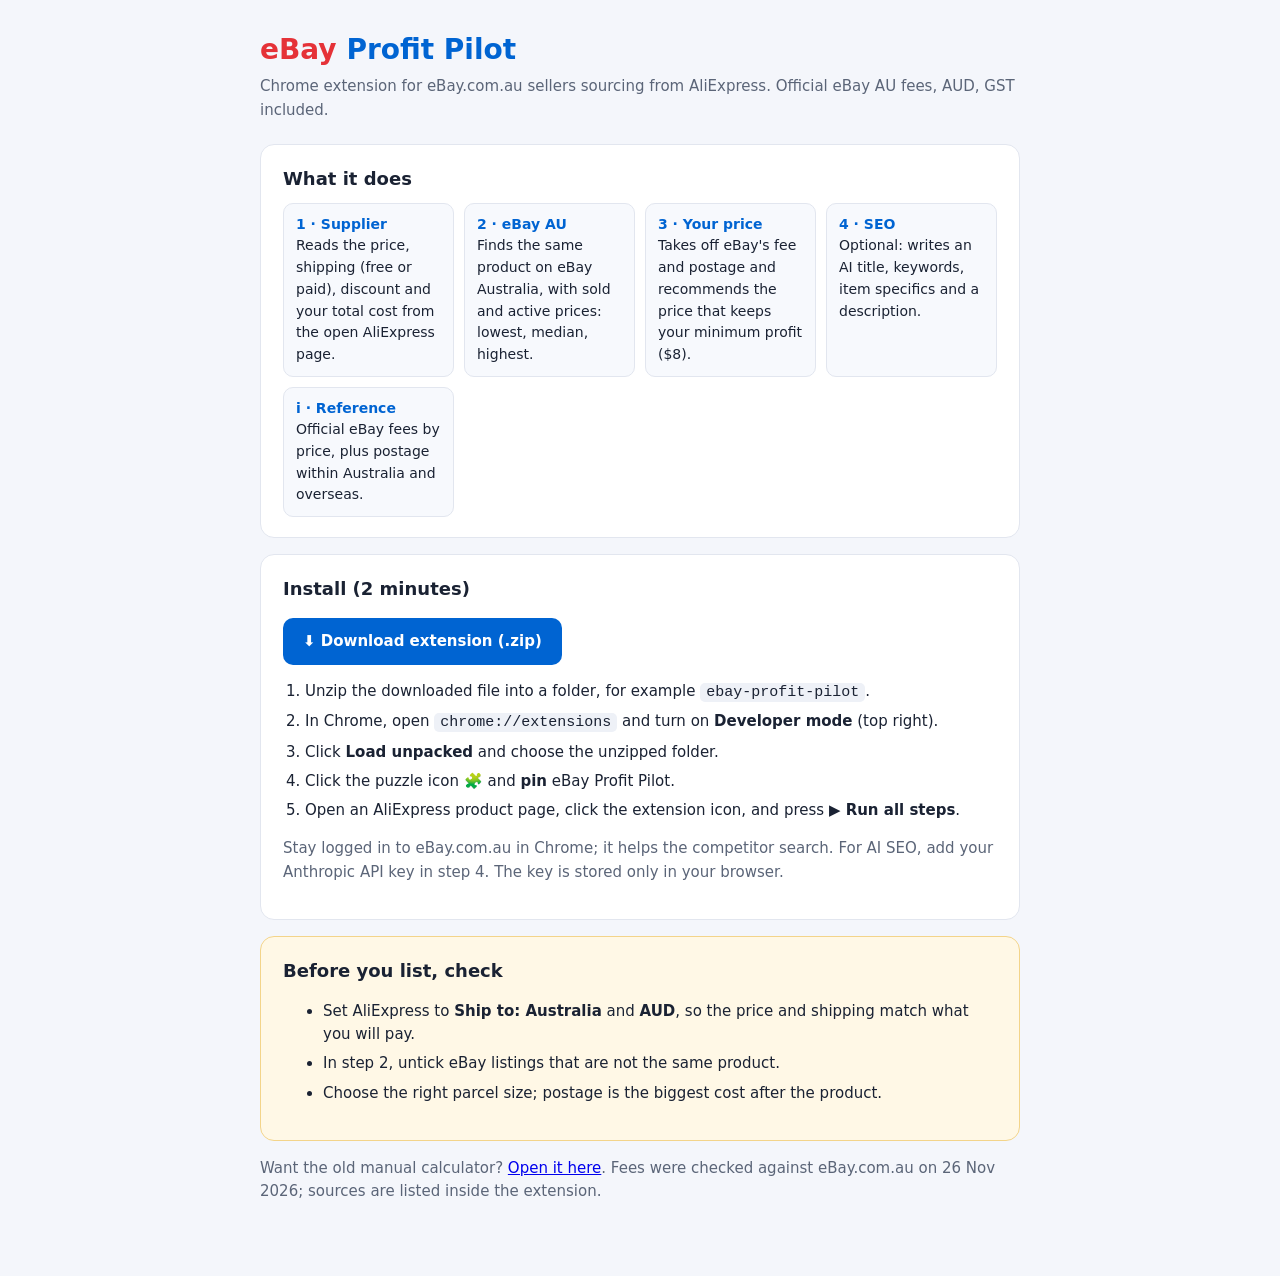
<file: index.html>
<!DOCTYPE html>
<html lang="en"><head><meta charset="utf-8"><meta name="viewport" content="width=device-width,initial-scale=1">
<title>eBay Profit Pilot – Chrome extension</title>
<style>
body{margin:0;font:15px/1.55 system-ui,-apple-system,Segoe UI,Roboto,sans-serif;background:#f4f6fb;color:#1a2233}
main{max-width:760px;margin:0 auto;padding:28px 18px 60px}
h1{font-size:28px;margin:0 0 4px}h1 b{color:#e53238}h1 i{color:#0064d2;font-style:normal}
.sub{color:#5b6578;margin:0 0 22px}
.card{background:#fff;border:1px solid #e2e6ef;border-radius:14px;padding:20px 22px;margin:0 0 16px}
h2{font-size:18px;margin:0 0 10px}
.btn{display:inline-block;background:#0064d2;color:#fff;text-decoration:none;font-weight:600;padding:12px 20px;border-radius:10px}
ol{padding-left:22px;margin:8px 0}li{margin:6px 0}code{background:#eef1f7;padding:1px 6px;border-radius:5px}
.flow{display:grid;grid-template-columns:repeat(auto-fit,minmax(150px,1fr));gap:10px}
.flow div{background:#f7f9fd;border:1px solid #e2e6ef;border-radius:10px;padding:10px 12px;font-size:14px}
.flow b{display:block;color:#0064d2}
.warn{background:#fff8e6;border-color:#f3d48a}
small,.muted{color:#5b6578}
</style></head><body><main>
<h1><b>eBay</b> <i>Profit Pilot</i></h1>
<p class="sub">Chrome extension for eBay.com.au sellers sourcing from AliExpress. Official eBay AU fees, AUD, GST included.</p>

<div class="card"><h2>What it does</h2>
<div class="flow">
<div><b>1 · Supplier</b>Reads the price, shipping (free or paid), discount and your total cost from the open AliExpress page.</div>
<div><b>2 · eBay AU</b>Finds the same product on eBay Australia, with sold and active prices: lowest, median, highest.</div>
<div><b>3 · Your price</b>Takes off eBay's fee and postage and recommends the price that keeps your minimum profit ($8).</div>
<div><b>4 · SEO</b>Optional: writes an AI title, keywords, item specifics and a description.</div>
<div><b>i · Reference</b>Official eBay fees by price, plus postage within Australia and overseas.</div>
</div></div>

<div class="card"><h2>Install (2 minutes)</h2>
<p><a class="btn" href="ebay-profit-pilot-extension.zip" download>⬇ Download extension (.zip)</a></p>
<ol>
<li>Unzip the downloaded file into a folder, for example <code>ebay-profit-pilot</code>.</li>
<li>In Chrome, open <code>chrome://extensions</code> and turn on <b>Developer mode</b> (top right).</li>
<li>Click <b>Load unpacked</b> and choose the unzipped folder.</li>
<li>Click the puzzle icon 🧩 and <b>pin</b> eBay Profit Pilot.</li>
<li>Open an AliExpress product page, click the extension icon, and press <b>▶ Run all steps</b>.</li>
</ol>
<p class="muted">Stay logged in to eBay.com.au in Chrome; it helps the competitor search. For AI SEO, add your Anthropic API key in step 4. The key is stored only in your browser.</p></div>

<div class="card warn"><h2>Before you list, check</h2>
<ul>
<li>Set AliExpress to <b>Ship to: Australia</b> and <b>AUD</b>, so the price and shipping match what you will pay.</li>
<li>In step 2, untick eBay listings that are not the same product.</li>
<li>Choose the right parcel size; postage is the biggest cost after the product.</li>
</ul></div>

<p class="muted">Want the old manual calculator? <a href="calculator.html">Open it here</a>. Fees were checked against eBay.com.au on 26 Nov 2026; sources are listed inside the extension.</p>
</main></body></html>
</file>
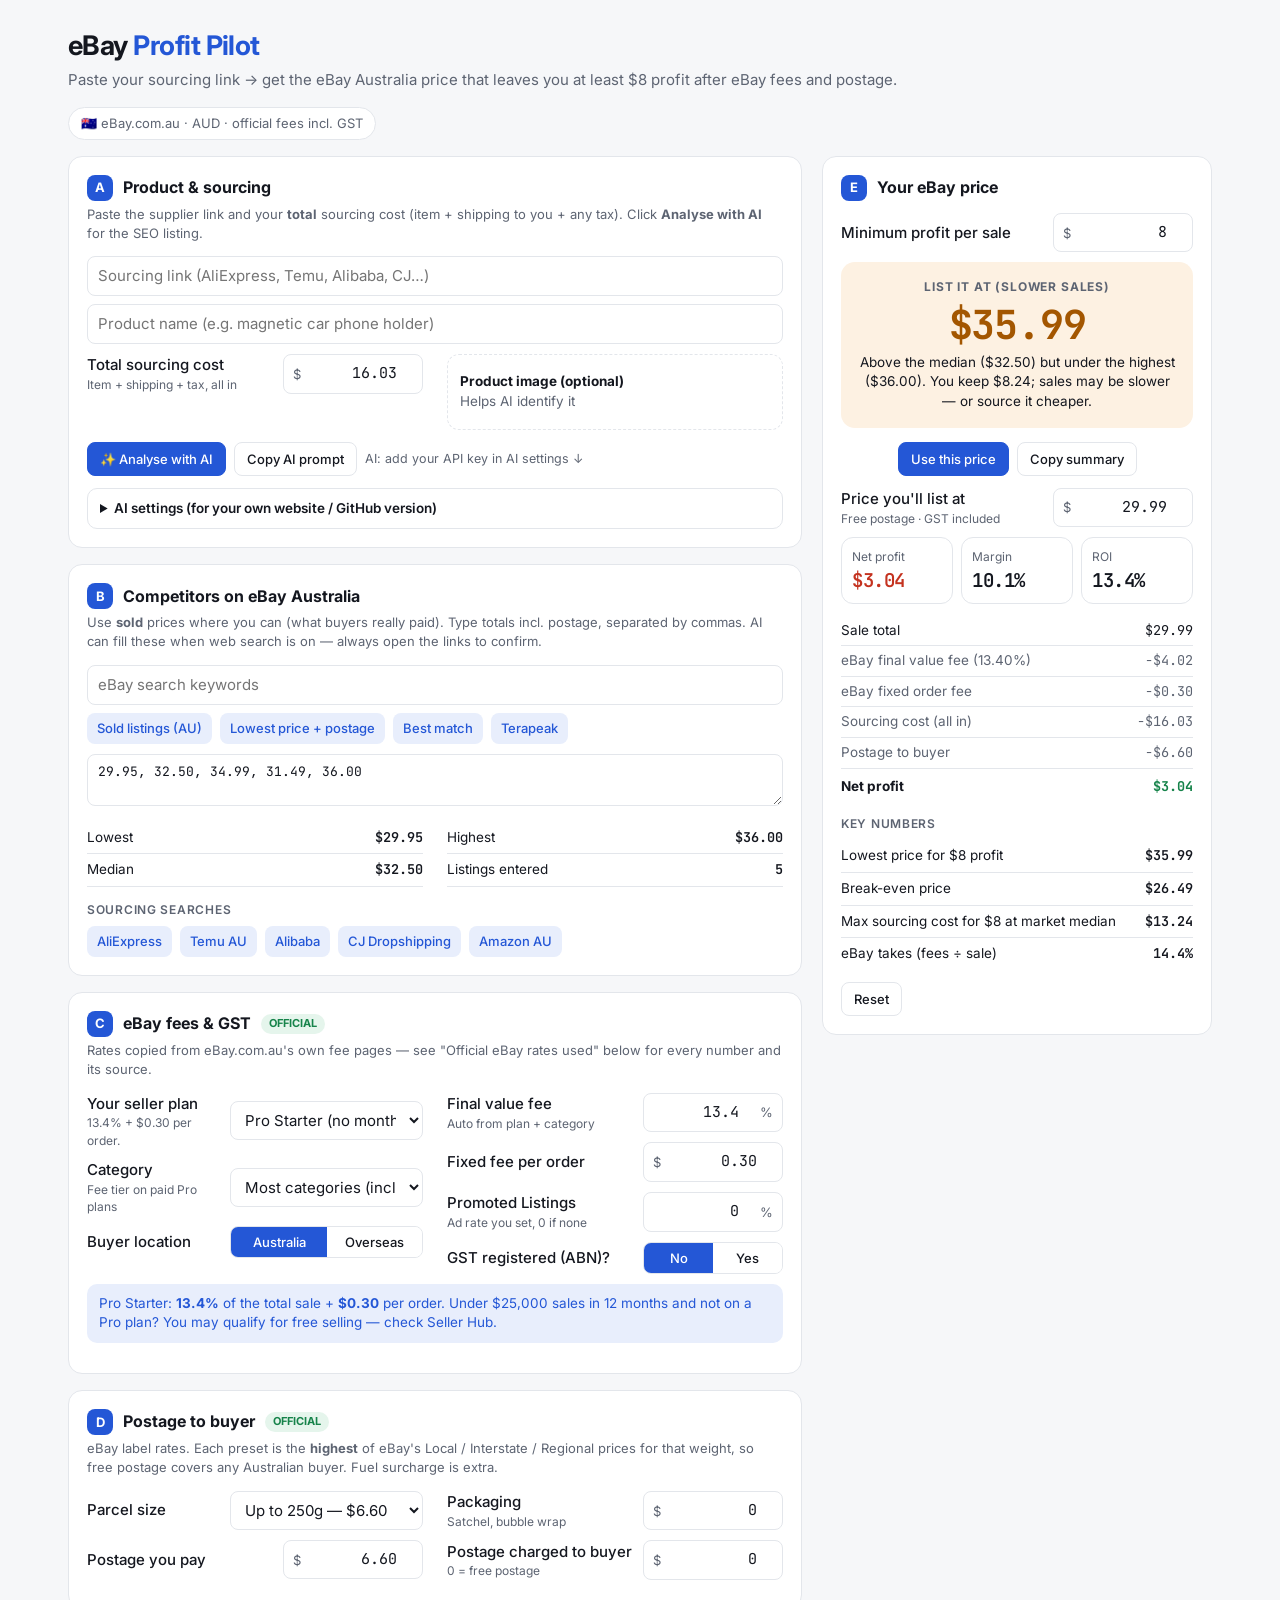
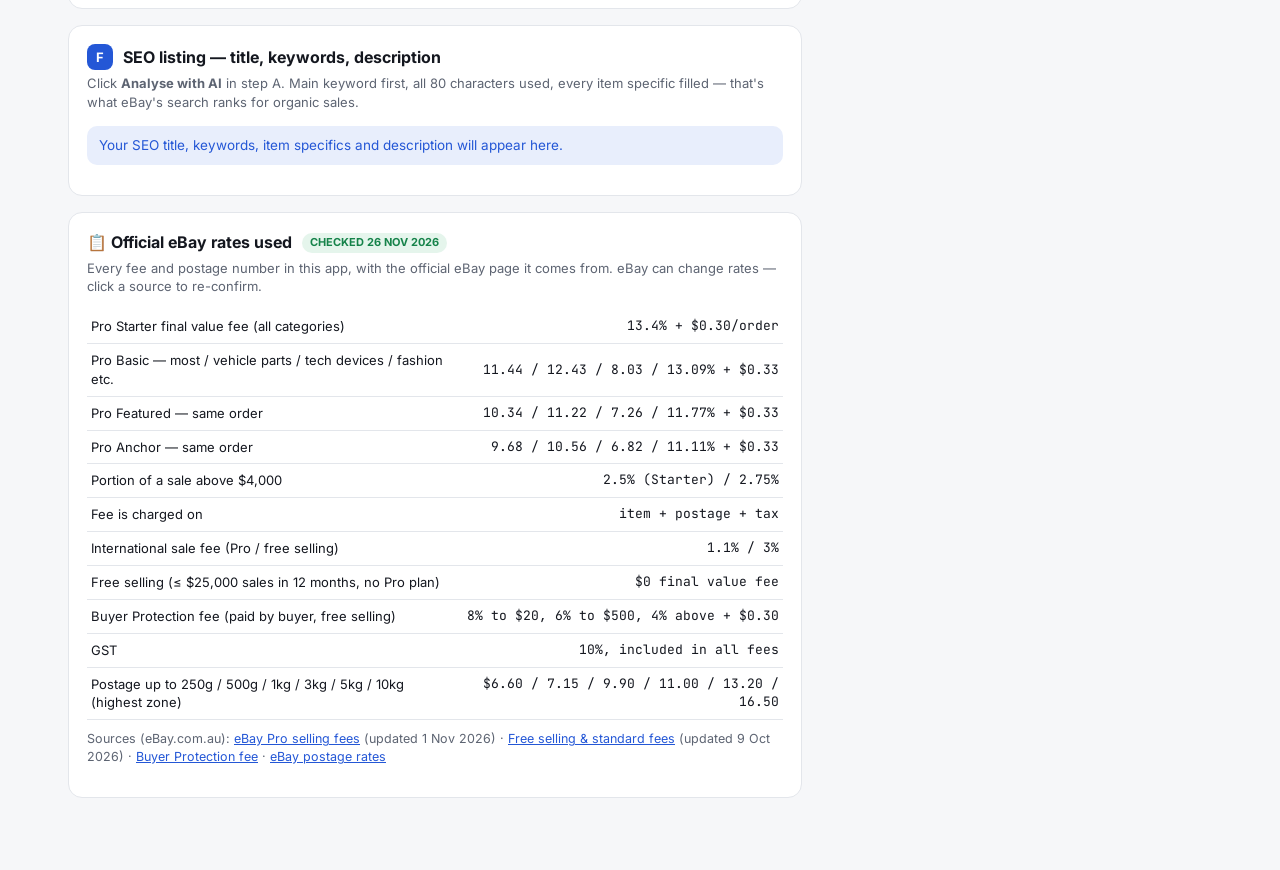
<file: calculator.html>
<!DOCTYPE html>
<html lang="en">
<head>
<meta charset="utf-8">
<meta name="viewport" content="width=device-width, initial-scale=1">
<title>eBay Profit Pilot</title>
<link href="https://fonts.googleapis.com/css2?family=Inter:wght@400;500;600;700;800&family=JetBrains+Mono:wght@500;600&display=swap" rel="stylesheet">
<style>
:root{--bg:#f6f7f9;--card:#fff;--ink:#14171f;--muted:#5d6472;--line:#e3e6eb;--accent:#2457d6;--accent-soft:#e8eefc;
--good:#16834a;--good-soft:#e5f5ec;--warn:#a35600;--warn-soft:#fdf1e2;--bad:#c4321f;--bad-soft:#fdeae7}
@media (prefers-color-scheme:dark){:root{--bg:#0f1115;--card:#171a21;--ink:#eceef2;--muted:#9aa1ad;--line:#2a2f39;--accent:#6d93f2;--accent-soft:#1c2540;
--good:#4cc584;--good-soft:#14281e;--warn:#f0a548;--warn-soft:#2d2213;--bad:#f07a68;--bad-soft:#2f1714}}
*{box-sizing:border-box}
body{margin:0;background:var(--bg);color:var(--ink);font:15px/1.45 Inter,system-ui,sans-serif}
.wrap{max-width:1180px;margin:0 auto;padding:26px 18px 56px}
header{display:flex;align-items:flex-end;justify-content:space-between;gap:16px;flex-wrap:wrap;margin-bottom:16px}
h1{margin:0;font-size:27px;letter-spacing:-.02em}h1 span{color:var(--accent)}
.sub{color:var(--muted);margin:4px 0 0}
.pill{display:inline-flex;align-items:center;gap:6px;background:var(--card);border:1px solid var(--line);border-radius:99px;padding:6px 12px;font-size:13px;color:var(--muted)}
.layout{display:grid;grid-template-columns:minmax(0,1fr) 390px;gap:20px;align-items:start}
@media (max-width:960px){.layout{grid-template-columns:1fr}.side{order:-1}}
.side{position:sticky;top:14px}@media (max-width:960px){.side{position:static}}
.card{background:var(--card);border:1px solid var(--line);border-radius:14px;padding:18px;margin-bottom:16px;scroll-margin-top:12px}
.card h2{display:flex;align-items:center;gap:10px;font-size:16px;margin:0 0 4px}
.card h2 .l{display:inline-grid;place-items:center;width:26px;height:26px;border-radius:8px;background:var(--accent);color:#fff;font-size:13px}
.hint{color:var(--muted);font-size:13px;margin:0 0 14px}
h3{font-size:12px;text-transform:uppercase;letter-spacing:.06em;color:var(--muted);margin:14px 0 8px;font-weight:600}
select,input,textarea{font:inherit;color:var(--ink);background:var(--card);border:1px solid var(--line);border-radius:8px;padding:8px 10px}
input:focus,select:focus,textarea:focus{outline:2px solid var(--accent);outline-offset:-1px;border-color:transparent}
textarea{width:100%;resize:vertical}
.row{display:grid;grid-template-columns:1fr 140px;align-items:center;gap:10px;margin-bottom:10px}
.row label{font-weight:500}.row small{display:block;color:var(--muted);font-weight:400;font-size:12px}
.row select{width:100%}.row.wide{grid-template-columns:minmax(0,.9fr) minmax(0,1.3fr)}
.field{position:relative}.field input{width:100%;text-align:right;font-family:'JetBrains Mono',monospace;padding-right:28px}
.field .u{position:absolute;right:10px;top:50%;transform:translateY(-50%);color:var(--muted);font-size:13px;pointer-events:none}
.field.pre input{padding-left:24px;padding-right:10px}.field.pre .u{left:10px;right:auto}
.cols{display:grid;grid-template-columns:1fr 1fr;gap:0 24px}@media (max-width:700px){.cols{grid-template-columns:1fr}}
.drop{border:1.5px dashed var(--line);border-radius:12px;padding:12px;display:flex;gap:14px;align-items:center;cursor:pointer;min-height:76px}
.drop:hover,.drop.over{border-color:var(--accent);background:var(--accent-soft)}
.drop img{width:60px;height:60px;object-fit:cover;border-radius:8px;display:none}.drop .dt{font-size:13.5px;color:var(--muted)}.drop .dt b{color:var(--ink)}
.inline{display:flex;gap:8px;flex-wrap:wrap;align-items:center}.inline input[type=text],.inline input[type=url],.inline input[type=password]{flex:1;min-width:180px}
button{font:500 13px Inter,sans-serif;border:1px solid var(--line);background:var(--card);color:var(--ink);border-radius:8px;padding:8px 12px;cursor:pointer}
button:hover{border-color:var(--accent);color:var(--accent)}button.primary{background:var(--accent);border-color:var(--accent);color:#fff}
button.primary:hover{opacity:.9;color:#fff}button:disabled{opacity:.5;cursor:default}
.links{display:flex;flex-wrap:wrap;gap:8px}.links a{font-size:13px;font-weight:500;text-decoration:none;color:var(--accent);background:var(--accent-soft);border-radius:8px;padding:6px 10px}
.links a:hover{text-decoration:underline}
table{width:100%;border-collapse:collapse;font-size:14px}td,th{padding:7px 4px;border-bottom:1px solid var(--line);text-align:left}
.answer{border-radius:14px;padding:16px;margin:10px 0 14px;text-align:center}
.answer.good{background:var(--good-soft)}.answer.warn{background:var(--warn-soft)}.answer.bad{background:var(--bad-soft)}
.answer .k{font-size:12px;font-weight:700;text-transform:uppercase;letter-spacing:.07em;color:var(--muted)}
.answer .p{font:700 40px 'JetBrains Mono',monospace;letter-spacing:-.03em;margin:2px 0}
.answer.good .p{color:var(--good)}.answer.warn .p{color:var(--warn)}.answer.bad .p{color:var(--bad)}
.answer .s{font-size:13.5px}
.hero{display:grid;grid-template-columns:repeat(3,minmax(0,1fr));gap:8px;margin-bottom:12px}
.tile{border:1px solid var(--line);border-radius:12px;padding:10px}.tile .k{color:var(--muted);font-size:12px}
.tile .v{font:600 19px 'JetBrains Mono',monospace;letter-spacing:-.02em;margin-top:2px}
.pos{color:var(--good)}.neg{color:var(--bad)}
.bd td{padding:5px 0;font-size:13.5px}.bd td:last-child{text-align:right;font-family:'JetBrains Mono',monospace}
.bd tr.m td{color:var(--muted)}.bd tr.t td{font-weight:700;border-bottom:none;padding-top:8px}
.kv{display:flex;justify-content:space-between;gap:8px;padding:6px 0;border-bottom:1px solid var(--line);font-size:13.5px}
.kv b{font-family:'JetBrains Mono',monospace;font-weight:600;white-space:nowrap}
.note{border-radius:10px;padding:10px 12px;font-size:13.5px;margin:0 0 12px}
.note.good{background:var(--good-soft);color:var(--good)}.note.warn{background:var(--warn-soft);color:var(--warn)}
.note.bad{background:var(--bad-soft);color:var(--bad)}.note.info{background:var(--accent-soft);color:var(--accent)}
.seo-out{border:1px solid var(--line);border-radius:10px;padding:12px;margin-bottom:10px}
.seo-out .hd{display:flex;justify-content:space-between;align-items:center;gap:8px;margin-bottom:6px}.seo-out .hd b{font-size:13px}
.cnt{font:12px 'JetBrains Mono',monospace;color:var(--muted)}
.chips{display:flex;flex-wrap:wrap;gap:6px}.chip{font-size:12.5px;background:var(--bg);border:1px solid var(--line);border-radius:99px;padding:3px 10px}
.chip.p{background:var(--accent-soft);border-color:transparent;color:var(--accent);font-weight:600}
.spin{display:inline-block;width:14px;height:14px;border:2px solid currentColor;border-right-color:transparent;border-radius:50%;animation:s .8s linear infinite;vertical-align:-2px}
@keyframes s{to{transform:rotate(360deg)}}
.hidden{display:none!important}
.toggle{display:flex;border:1px solid var(--line);border-radius:8px;overflow:hidden}.toggle button{border:none;border-radius:0;flex:1;padding:7px 8px}
.toggle button.on{background:var(--accent);color:#fff}
details{border:1px solid var(--line);border-radius:10px;padding:10px 12px;margin-top:12px}
summary{cursor:pointer;font-weight:600;font-size:13.5px}
.off td{font-size:13px}.off td:last-child{text-align:right;font-family:'JetBrains Mono',monospace}
.src{font-size:12.5px;color:var(--muted)}.src a{color:var(--accent)}
.ok{display:inline-block;font-size:11px;font-weight:700;background:var(--good-soft);color:var(--good);border-radius:99px;padding:2px 8px;vertical-align:1px}
</style>
</head>
<body>
<div class="wrap">
<header>
  <div><h1>eBay <span>Profit Pilot</span></h1>
  <p class="sub">Paste your sourcing link → get the eBay Australia price that leaves you at least $8 profit after eBay fees and postage.</p></div>
  <div class="pill">🇦🇺 eBay.com.au · AUD · official fees incl. GST</div>
</header>

<div class="layout">
<main>
<section class="card" id="a">
  <h2><span class="l">A</span>Product & sourcing</h2>
  <p class="hint">Paste the supplier link and your <b>total</b> sourcing cost (item + shipping to you + any tax). Click <b>Analyse with AI</b> for the SEO listing.</p>
  <div class="inline" style="margin-bottom:8px"><input type="url" id="url" placeholder="Sourcing link (AliExpress, Temu, Alibaba, CJ…)"></div>
  <div class="inline" style="margin-bottom:10px"><input type="text" id="pname" placeholder="Product name (e.g. magnetic car phone holder)"></div>
  <div class="cols">
    <div><div class="row"><label>Total sourcing cost<small>Item + shipping + tax, all in</small></label><div class="field pre"><span class="u">$</span><input id="cost" type="number" step="0.01" min="0" value="16.03"></div></div></div>
    <div><label class="drop" id="drop"><img id="thumb" alt=""><div class="dt"><b>Product image (optional)</b><br>Helps AI identify it</div><input type="file" id="file" accept="image/*" class="hidden"></label></div>
  </div>
  <div class="inline" style="margin-top:12px"><button class="primary" id="analyze">✨ Analyse with AI</button><button id="copyPrompt">Copy AI prompt</button><span id="aiMode" class="src"></span></div>
  <div id="aiStatus" style="margin-top:10px"></div>
  <details id="aiSettings">
    <summary>AI settings (for your own website / GitHub version)</summary>
    <p class="hint" style="margin:8px 0">On the claude.ai link AI works automatically. On GitHub or any other website, paste your own Anthropic API key (from console.anthropic.com). It's saved only in this browser — never in the file or on GitHub.</p>
    <div class="inline" style="margin-bottom:8px"><input type="password" id="apiKey" placeholder="sk-ant-..."><button id="saveKey">Save key</button><button id="clearKey">Remove</button></div>
    <div class="inline"><label class="src">Model</label><input type="text" id="model" value="claude-sonnet-5-5" style="max-width:220px">
      <label class="src" style="display:flex;gap:6px;align-items:center"><input type="checkbox" id="webSearch" checked style="width:auto"> Let AI search eBay AU for competitor prices</label></div>
  </details>
</section>

<section class="card" id="b">
  <h2><span class="l">B</span>Competitors on eBay Australia</h2>
  <p class="hint">Use <b>sold</b> prices where you can (what buyers really paid). Type totals incl. postage, separated by commas. AI can fill these when web search is on — always open the links to confirm.</p>
  <div class="inline" style="margin-bottom:8px"><input type="text" id="compQ" placeholder="eBay search keywords"></div>
  <div class="links" id="compLinks"></div>
  <textarea id="comps" rows="2" style="margin-top:10px;font:13px 'JetBrains Mono',monospace" placeholder="e.g. 29.95, 32.50, 34.99">29.95, 32.50, 34.99, 31.49, 36.00</textarea>
  <div id="compSrc"></div>
  <div id="compStats" style="margin-top:10px"></div>
  <h3>Sourcing searches</h3>
  <div class="links" id="srcLinks"></div>
</section>

<section class="card" id="c">
  <h2><span class="l">C</span>eBay fees & GST <span class="ok">OFFICIAL</span></h2>
  <p class="hint">Rates copied from eBay.com.au's own fee pages — see "Official eBay rates used" below for every number and its source.</p>
  <div class="cols">
    <div>
      <div class="row wide"><label>Your seller plan<small id="planHint"></small></label>
        <select id="plan"><option value="free">Free selling (≤ $25k sales/yr)</option><option value="starter" selected>Pro Starter (no monthly fee)</option>
        <option value="basic">Pro Basic ($27.45/mo)</option><option value="featured">Pro Featured ($82.45/mo)</option><option value="anchor">Pro Anchor ($604.95/mo)</option></select></div>
      <div class="row wide"><label>Category<small>Fee tier on paid Pro plans</small></label>
        <select id="tier"><option value="t2" selected>Most categories (incl. Home & Kitchen)</option><option value="t3">Vehicle Parts & Accessories</option>
        <option value="t1">Tech devices / Home appliances</option><option value="t4">Fashion, Sporting, Collectables, Tech accessories</option></select></div>
      <div class="row wide"><label>Buyer location</label><div class="toggle" id="dest"><button data-v="au" class="on">Australia</button><button data-v="intl">Overseas</button></div></div>
    </div>
    <div>
      <div class="row"><label>Final value fee<small>Auto from plan + category</small></label><div class="field"><input id="feePct" type="number" step="0.01" min="0"><span class="u">%</span></div></div>
      <div class="row"><label>Fixed fee per order</label><div class="field pre"><span class="u">$</span><input id="fixed" type="number" step="0.01" min="0"></div></div>
      <div class="row"><label>Promoted Listings<small>Ad rate you set, 0 if none</small></label><div class="field"><input id="adPct" type="number" step="0.1" min="0" value="0"><span class="u">%</span></div></div>
      <div class="row"><label>GST registered (ABN)?</label><div class="toggle" id="gst"><button data-v="no" class="on">No</button><button data-v="yes">Yes</button></div></div>
    </div>
  </div>
  <div id="feeNote"></div>
</section>

<section class="card" id="d">
  <h2><span class="l">D</span>Postage to buyer <span class="ok">OFFICIAL</span></h2>
  <p class="hint">eBay label rates. Each preset is the <b>highest</b> of eBay's Local / Interstate / Regional prices for that weight, so free postage covers any Australian buyer. Fuel surcharge is extra.</p>
  <div class="cols">
    <div>
      <div class="row wide"><label>Parcel size</label>
        <select id="postPreset"><option value="custom">Custom amount</option>
        <option value="6.60" selected>Up to 250g — $6.60</option><option value="7.15">Up to 500g — $7.15</option><option value="9.90">Up to 1kg — $9.90</option>
        <option value="11.00">Up to 3kg — $11.00</option><option value="13.20">Up to 5kg — $13.20</option><option value="16.50">Up to 10kg — $16.50</option></select></div>
      <div class="row"><label>Postage you pay</label><div class="field pre"><span class="u">$</span><input id="postage" type="number" step="0.01" min="0" value="6.60"></div></div>
    </div>
    <div>
      <div class="row"><label>Packaging<small>Satchel, bubble wrap</small></label><div class="field pre"><span class="u">$</span><input id="pack" type="number" step="0.01" min="0" value="0"></div></div>
      <div class="row"><label>Postage charged to buyer<small>0 = free postage</small></label><div class="field pre"><span class="u">$</span><input id="postCharged" type="number" step="0.01" min="0" value="0"></div></div>
    </div>
  </div>
</section>

<section class="card" id="f">
  <h2><span class="l">F</span>SEO listing — title, keywords, description</h2>
  <p class="hint">Click <b>Analyse with AI</b> in step A. Main keyword first, all 80 characters used, every item specific filled — that's what eBay's search ranks for organic sales.</p>
  <div id="seo"><p class="note info">Your SEO title, keywords, item specifics and description will appear here.</p></div>
</section>

<section class="card" id="off">
  <h2>📋 Official eBay rates used <span class="ok">CHECKED 26 NOV 2026</span></h2>
  <p class="hint">Every fee and postage number in this app, with the official eBay page it comes from. eBay can change rates — click a source to re-confirm.</p>
  <table class="off">
    <tr><td>Pro Starter final value fee (all categories)</td><td>13.4% + $0.30/order</td></tr>
    <tr><td>Pro Basic — most / vehicle parts / tech devices / fashion etc.</td><td>11.44 / 12.43 / 8.03 / 13.09% + $0.33</td></tr>
    <tr><td>Pro Featured — same order</td><td>10.34 / 11.22 / 7.26 / 11.77% + $0.33</td></tr>
    <tr><td>Pro Anchor — same order</td><td>9.68 / 10.56 / 6.82 / 11.11% + $0.33</td></tr>
    <tr><td>Portion of a sale above $4,000</td><td>2.5% (Starter) / 2.75%</td></tr>
    <tr><td>Fee is charged on</td><td>item + postage + tax</td></tr>
    <tr><td>International sale fee (Pro / free selling)</td><td>1.1% / 3%</td></tr>
    <tr><td>Free selling (≤ $25,000 sales in 12 months, no Pro plan)</td><td>$0 final value fee</td></tr>
    <tr><td>Buyer Protection fee (paid by buyer, free selling)</td><td>8% to $20, 6% to $500, 4% above + $0.30</td></tr>
    <tr><td>GST</td><td>10%, included in all fees</td></tr>
    <tr><td>Postage up to 250g / 500g / 1kg / 3kg / 5kg / 10kg (highest zone)</td><td>$6.60 / 7.15 / 9.90 / 11.00 / 13.20 / 16.50</td></tr>
  </table>
  <p class="src" style="margin-top:10px">Sources (eBay.com.au): <a href="https://www.ebay.com.au/help/selling/selling-fees/ebay-stores-selling-fees?id=4809" target="_blank" rel="noopener">eBay Pro selling fees</a> (updated 1 Nov 2026) ·
  <a href="https://www.ebay.com.au/help/selling/fees-credits-invoices/standard-selling-fees?id=4822" target="_blank" rel="noopener">Free selling & standard fees</a> (updated 9 Oct 2026) ·
  <a href="https://www.ebay.com.au/sellercentre/news-offers/more-info-on-recent-selling-updates" target="_blank" rel="noopener">Buyer Protection fee</a> ·
  <a href="https://www.ebay.com.au/sellercentre/delivery-network" target="_blank" rel="noopener">eBay postage rates</a></p>
</section>
</main>

<aside class="side">
<section class="card" id="e">
  <h2><span class="l">E</span>Your eBay price</h2>
  <div class="row" style="margin:12px 0 0"><label>Minimum profit per sale</label><div class="field pre"><span class="u">$</span><input id="minProfit" type="number" step="0.5" min="0" value="8"></div></div>
  <div class="answer" id="answer"></div>
  <div class="inline" style="justify-content:center;margin-bottom:12px"><button class="primary" id="useRec">Use this price</button><button id="copy">Copy summary</button></div>
  <div class="row"><label>Price you'll list at<small id="buyerSees"></small></label><div class="field pre"><span class="u">$</span><input id="price" type="number" step="0.01" min="0" value="29.99"></div></div>
  <div class="hero">
    <div class="tile"><div class="k">Net profit</div><div class="v" id="oProfit">–</div></div>
    <div class="tile"><div class="k">Margin</div><div class="v" id="oMargin">–</div></div>
    <div class="tile"><div class="k">ROI</div><div class="v" id="oRoi">–</div></div>
  </div>
  <table class="bd" id="breakdown"></table>
  <h3>Key numbers</h3>
  <div class="kv"><span>Lowest price for $<span id="mpL">8</span> profit</span><b id="oMin">–</b></div>
  <div class="kv"><span>Break-even price</span><b id="oBreak">–</b></div>
  <div class="kv"><span>Max sourcing cost for $<span id="mpL2">8</span> at market median</span><b id="oMaxCost">–</b></div>
  <div class="kv" style="border:none"><span>eBay takes (fees ÷ sale)</span><b id="oFeeRate">–</b></div>
  <div class="inline" style="margin-top:12px"><button id="reset">Reset</button></div>
</section>
</aside>
</div>
</div>

<script>
const $=id=>document.getElementById(id);
const n=v=>{const x=parseFloat(v);return isFinite(x)?x:0};
const money=v=>(v<0?"−":"")+"$"+Math.abs(v).toFixed(2);
const pct=v=>isFinite(v)?(v*100).toFixed(1)+"%":"–";
const cls=v=>v>=0?"pos":"neg";
const escH=s=>String(s??"").replace(/[&<>"']/g,c=>({"&":"&amp;","<":"&lt;",">":"&gt;",'"':"&quot;","'":"&#39;"}[c]));

/* Official eBay.com.au rates (incl. GST), checked 26 Nov 2026 */
const PLANS={
 free:{name:"Free selling",fvf:{t1:0,t2:0,t3:0,t4:0},fixed:0,over:0,intl:.03,bpf:true,hint:"$0 final value fee. Buyer pays a Buyer Protection fee."},
 starter:{name:"Pro Starter",fvf:{t1:13.4,t2:13.4,t3:13.4,t4:13.4},fixed:.30,over:2.5,intl:.011,hint:"13.4% + $0.30 per order."},
 basic:{name:"Pro Basic",fvf:{t1:8.03,t2:11.44,t3:12.43,t4:13.09},fixed:.33,over:2.75,intl:.011,hint:"$27.45/month."},
 featured:{name:"Pro Featured",fvf:{t1:7.26,t2:10.34,t3:11.22,t4:11.77},fixed:.33,over:2.75,intl:.011,hint:"$82.45/month."},
 anchor:{name:"Pro Anchor",fvf:{t1:6.82,t2:9.68,t3:10.56,t4:11.11},fixed:.33,over:2.75,intl:.011,hint:"$604.95/month."}};
let dest="au",gst="no";
const bpf=p=>p>0?Math.min(p,20)*.08+Math.max(0,Math.min(p,500)-20)*.06+Math.max(0,p-500)*.04+.30:0;

function read(){return{price:n($("price").value),cost:n($("cost").value),pack:n($("pack").value),postage:n($("postage").value),
 postCharged:n($("postCharged").value),fee:n($("feePct").value)/100,fixed:n($("fixed").value),ad:n($("adPct").value)/100,
 minP:n($("minProfit").value),plan:PLANS[$("plan").value],intl:dest==="intl",gst:gst==="yes"}}
function calc(d,price,cost){
 cost=cost??d.cost;const total=price+d.postCharged;
 const fvf=Math.min(total,4000)*d.fee+Math.max(0,total-4000)*(d.plan.over/100);
 const intlFee=d.intl?total*d.plan.intl:0,ad=total*d.ad,fees=fvf+d.fixed+intlFee+ad;
 const gstNet=d.gst?Math.max(0,(total-fees)/11):0,costs=cost+d.pack+d.postage;
 const profit=total-fees-costs-gstNet,buyer=total+(d.plan.bpf?bpf(price):0);
 return{total,fvf,intlFee,ad,fees,gstNet,costs,profit,buyer,margin:total>0?profit/total:NaN,roi:costs>0?profit/costs:NaN}}
function solve(fn,goal,hi=100000){let lo=0;for(let i=0;i<80;i++){const m=(lo+hi)/2;if(fn(m)<goal)lo=m;else hi=m}return hi}
const priceForProfit=(d,g)=>{const p=solve(x=>calc(d,x).profit,g);return p>99999?Infinity:p};
const priceForBuyer=(d,b)=>solve(x=>calc(d,x).buyer,b);
function charmUp(p){const b=Math.floor(p);for(const x of[b-0.01,b+0.49,b+0.99])if(x>=p-1e-9)return+x.toFixed(2);return b+1.49}
function charmDown(p){const b=Math.floor(p);for(const x of[b+0.99,b+0.49,b-0.01])if(x<=p+1e-9)return+x.toFixed(2);return p}
function parseComps(){return($("comps").value.match(/\d+(?:\.\d+)?/g)||[]).map(Number).filter(x=>x>0).sort((a,b)=>a-b)}
const median=a=>{const m=Math.floor(a.length/2);return a.length%2?a[m]:(a[m-1]+a[m])/2};

function applyPlan(){const p=PLANS[$("plan").value];$("feePct").value=p.fvf[$("tier").value];$("fixed").value=p.fixed.toFixed(2);render()}
$("plan").addEventListener("change",applyPlan);$("tier").addEventListener("change",applyPlan);
function toggle(id,set){$(id).querySelectorAll("button").forEach(b=>b.onclick=()=>{$(id).querySelectorAll("button").forEach(x=>x.classList.toggle("on",x===b));set(b.dataset.v);render()})}
toggle("dest",v=>dest=v);toggle("gst",v=>gst=v);
$("postPreset").addEventListener("change",()=>{const v=$("postPreset").value;if(v!=="custom")$("postage").value=v;render()});
$("postage").addEventListener("input",()=>{const v=n($("postage").value).toFixed(2);$("postPreset").value=[...$("postPreset").options].some(o=>o.value===v)?v:"custom"});

let recPrice=null;
function render(){
 const d=read(),r=calc(d,d.price),c=parseComps();
 $("planHint").textContent=d.plan.hint;$("mpL").textContent=$("mpL2").textContent=d.minP.toFixed(0);
 const need=priceForProfit(d,d.minP),needL=isFinite(need)?charmUp(need):Infinity,needBuyer=isFinite(needL)?calc(d,needL).buyer:Infinity;
 let k,p,s,tone;
 if(!isFinite(need)){recPrice=null;tone="bad";k="Can't reach target";p="—";s="Fees are too high to make this profit. Check the fee % in step C."}
 else if(!c.length){recPrice=needL;tone="good";k="List it at";p=money(needL);s=`Earns ${money(calc(d,needL).profit)} profit. Add competitor prices in step B to check the market.`}
 else{const lo=c[0],med=median(c),hi=c[c.length-1];
  const under=charmDown(priceForBuyer(d,lo-0.01));
  const medL=charmDown(priceForBuyer(d,med));
  if(needBuyer<lo&&calc(d,under).profit>=d.minP){recPrice=under;tone="good";k="List it at";p=money(under);s=`Cheaper than every competitor (lowest ${money(lo)}) and you still keep ${money(calc(d,under).profit)}. Expect fast sales.`}
  else if(needBuyer<=med){const pick=calc(d,medL).profit>=d.minP&&medL>=needL?medL:needL;recPrice=pick;tone="good";k="List it at";p=money(pick);s=`At or below the market median (${money(med)}) with ${money(calc(d,pick).profit)} profit — competitive and on target.`}
  else if(needBuyer<=hi){recPrice=needL;tone="warn";k="List it at (slower sales)";p=money(needL);s=`Above the median (${money(med)}) but under the highest (${money(hi)}). You keep ${money(calc(d,needL).profit)}; sales may be slower — or source it cheaper.`}
  else{recPrice=null;tone="bad";k="Not worth listing";p="Skip";const mc=d.cost+calc(d,medL).profit-d.minP;
   s=`You'd need ${money(needL)}, but competitors top out at ${money(hi)}. At the median you'd make only ${money(calc(d,medL).profit)}. Source it for under ${money(Math.max(mc,0))} to earn $${d.minP.toFixed(0)}.`}}
 $("answer").className="answer "+tone;
 $("answer").innerHTML=`<div class="k">${escH(k)}</div><div class="p">${escH(p)}</div><div class="s">${escH(s)}</div>`;
 $("useRec").disabled=recPrice===null;

 $("oProfit").textContent=money(r.profit);$("oProfit").className="v "+(r.profit>=d.minP-0.005?"pos":"neg");
 $("oMargin").textContent=pct(r.margin);$("oRoi").textContent=pct(r.roi);
 $("buyerSees").textContent=d.plan.bpf?`Buyer sees ${money(r.buyer)} incl. Buyer Protection fee`:(d.postCharged?`Buyer pays ${money(r.total)} incl. postage`:"Free postage · GST included");
 const rows=[["Sale total",r.total,""],[`eBay final value fee (${(d.fee*100).toFixed(2)}%)`,-r.fvf,"m"],["eBay fixed order fee",-d.fixed,"m"]];
 if(r.intlFee)rows.push([`International fee (${(d.plan.intl*100).toFixed(1)}%)`,-r.intlFee,"m"]);
 if(r.ad)rows.push(["Promoted Listings",-r.ad,"m"]);
 rows.push(["Sourcing cost (all in)",-d.cost,"m"],["Postage to buyer",-d.postage,"m"]);
 if(d.pack)rows.push(["Packaging",-d.pack,"m"]);if(r.gstNet)rows.push(["GST to ATO (net)",-r.gstNet,"m"]);
 const tb=$("breakdown");tb.innerHTML="";rows.forEach(([a,v,c2])=>{const tr=tb.insertRow();tr.className=c2;tr.insertCell().textContent=a;tr.insertCell().textContent=money(v)});
 const tr=tb.insertRow();tr.className="t";tr.insertCell().textContent="Net profit";const cc=tr.insertCell();cc.textContent=money(r.profit);cc.className=cls(r.profit);
 $("oMin").textContent=isFinite(needL)?money(needL):"n/a";
 const be=priceForProfit(d,0);$("oBreak").textContent=isFinite(be)?money(charmUp(be)):"n/a";
 if(c.length){const medL=charmDown(priceForBuyer(d,median(c)));const mc=d.cost+calc(d,medL).profit-d.minP;$("oMaxCost").textContent=mc>0?money(mc):"$0 — unprofitable"}else $("oMaxCost").textContent="add competitors";
 $("oFeeRate").textContent=r.total?pct(r.fees/r.total):"–";

 let fn="";
 if($("plan").value==="free")fn='<p class="note good">Free selling: <b>$0</b> final value fee on domestic sales while your sales stay under $25,000 in 12 months. The buyer pays a Buyer Protection fee on top, so buyers see a slightly higher price.</p>';
 else if($("plan").value==="starter")fn='<p class="note info">Pro Starter: <b>13.4%</b> of the total sale + <b>$0.30</b> per order. Under $25,000 sales in 12 months and not on a Pro plan? You may qualify for free selling — check Seller Hub.</p>';
 else fn=`<p class="note info">${escH(d.plan.name)}: ${(d.fee*100).toFixed(2)}% + $0.33 per order in this category.</p>`;
 if(d.intl)fn+=`<p class="note warn">Overseas buyer: +${(d.plan.intl*100).toFixed(1)}% international fee on the total sale.</p>`;
 $("feeNote").innerHTML=fn;

 const cs=$("compStats");
 if(!c.length)cs.innerHTML='<p class="note info">Add competitor prices to get a market-based price.</p>';
 else{const lo=c[0],med=median(c),hi=c[c.length-1];cs.innerHTML=`<div class="cols"><div><div class="kv"><span>Lowest</span><b>${money(lo)}</b></div><div class="kv"><span>Median</span><b>${money(med)}</b></div></div><div><div class="kv"><span>Highest</span><b>${money(hi)}</b></div><div class="kv"><span>Listings entered</span><b>${c.length}</b></div></div></div>`}
 save();
}

const enc=encodeURIComponent;
function linkList(el,items){el.innerHTML="";items.forEach(([t,u])=>{const a=document.createElement("a");a.href=u;a.target="_blank";a.rel="noopener";a.textContent=t;el.appendChild(a)})}
function renderLinks(){const s=$("pname").value.trim()||"product",q=enc(s),c=enc($("compQ").value.trim()||s);
 linkList($("compLinks"),[["Sold listings (AU)","https://www.ebay.com.au/sch/i.html?_nkw="+c+"&LH_Sold=1&LH_Complete=1&LH_PrefLoc=1"],["Lowest price + postage","https://www.ebay.com.au/sch/i.html?_nkw="+c+"&_sop=15&LH_PrefLoc=1"],["Best match","https://www.ebay.com.au/sch/i.html?_nkw="+c],["Terapeak","https://www.ebay.com.au/sh/research?keywords="+c+"&marketplace=EBAY-AU&tabName=SOLD"]]);
 linkList($("srcLinks"),[["AliExpress","https://www.aliexpress.com/wholesale?SearchText="+q],["Temu AU","https://www.temu.com/au/search_result.html?search_key="+q],["Alibaba","https://www.alibaba.com/trade/search?SearchText="+q],["CJ Dropshipping","https://cjdropshipping.com/search/"+q+".html"],["Amazon AU","https://www.amazon.com.au/s?k="+q]])}
["compQ","pname"].forEach(i=>$(i).addEventListener("input",()=>{renderLinks();save()}));

let imgBlob=null;const drop=$("drop");
function setImg(f){if(!f||!f.type.startsWith("image/"))return;imgBlob=f;$("thumb").src=URL.createObjectURL(f);$("thumb").style.display="block"}
$("file").onchange=e=>setImg(e.target.files[0]);
drop.addEventListener("dragover",e=>{e.preventDefault();drop.classList.add("over")});drop.addEventListener("dragleave",()=>drop.classList.remove("over"));
drop.addEventListener("drop",e=>{e.preventDefault();drop.classList.remove("over");setImg(e.dataTransfer.files[0])});

/* AI: built into claude.ai, or your own API key elsewhere */
let sample=null;
const LS={get:k=>{try{return localStorage.getItem(k)}catch(e){return null}},set:(k,v)=>{try{v==null?localStorage.removeItem(k):localStorage.setItem(k,v)}catch(e){}}};
function aiModeText(){$("aiMode").textContent=sample?"AI: built into Claude ✓":(LS.get("epp_key")?"AI: your API key ✓":"AI: add your API key in AI settings ↓")}
aiModeText();
(async()=>{try{if(window.claude&&window.claude.use)sample=await window.claude.use("sample")}catch(e){sample=null}aiModeText()})();
$("saveKey").onclick=()=>{const k=$("apiKey").value.trim();if(k){LS.set("epp_key",k);$("apiKey").value="";status("API key saved in this browser only.","good")}aiModeText()};
$("clearKey").onclick=()=>{LS.set("epp_key",null);aiModeText();status("API key removed from this browser.","info")};
$("model").value=LS.get("epp_model")||"claude-sonnet-5-5";$("model").onchange=()=>LS.set("epp_model",$("model").value.trim());
function status(t,c="info",spin){$("aiStatus").innerHTML=`<p class="note ${c}">${spin?'<span class="spin"></span> ':""}${escH(t)}</p>`}

function buildPrompt(withSearch){const d=read();return `You are an expert eBay Australia (ebay.com.au) seller and SEO specialist. Identify the product and return ONLY JSON, no other text.
Inputs:
- Sourcing link (use words in the URL as clues): ${$("url").value.trim()||"none"}
- Product name / notes: ${$("pname").value.trim()||"none"}
- Product image attached: ${imgBlob?"yes":"no"}
- Total sourcing cost AUD: ${d.cost}
${withSearch?"- Use web search to find current eBay.com.au listings (prefer SOLD/completed) for this exact product and collect 5-10 total prices in AUD including postage, with each listing URL.\n":""}
Return JSON with these keys:
{"product":"short name","category_path":"best eBay AU category path","fee_tier":"t1|t2|t3|t4" (t1=tech devices/home appliances, t3=vehicle parts & accessories, t4=fashion/sporting/collectables/tech accessories/business & industrial, t2=everything else),
"ebay_query":"3-6 word term Australian buyers type on eBay",
"title":"eBay title, max 80 characters, main keyword first, key attributes (size/colour/material/compatibility/qty), Australian spelling, no ALL CAPS or symbols",
"title_alt":"second variation, max 80 characters",
"primary_keywords":["5-7 highest-intent search terms"],"long_tail_keywords":["8-12 long-tail phrases"],
"item_specifics":[{"name":"Brand","value":"Unbranded"}, 6-10 relevant eBay item specifics],
"description":"plain-text eBay description, 150-250 words: one-line hook, 5 benefit lines starting with '• ', specs, 'What's in the box', and a line about fast dispatch within Australia and easy returns. Natural keywords, no HTML, no links, no contact details.",
"parcel":"250g|500g|1kg|3kg|5kg|10kg likely postage size",
"competitor_prices":${withSearch?'[{"price":0.00,"url":"https://www.ebay.com.au/itm/..."}] only real prices you found, or [] if none':"[]"},
"tips":["3 short tips to win organic sales for this product on eBay AU"]}`}

async function blobB64(b){const u=new Uint8Array(await b.arrayBuffer());let s="";for(let i=0;i<u.length;i+=32768)s+=String.fromCharCode.apply(null,u.subarray(i,i+32768));return btoa(s)}
function extractJSON(t){const a=t.indexOf("{"),b=t.lastIndexOf("}");if(a<0||b<a)throw new Error("AI reply had no data");return JSON.parse(t.slice(a,b+1))}
async function callAPI(prompt,useSearch){
 const content=[];
 if(imgBlob)content.push({type:"image",source:{type:"base64",media_type:imgBlob.type||"image/jpeg",data:await blobB64(imgBlob)}});
 content.push({type:"text",text:prompt});
 const body={model:$("model").value.trim()||"claude-sonnet-5-5",max_tokens:3000,messages:[{role:"user",content}]};
 if(useSearch)body.tools=[{type:"web_search_20250305",name:"web_search",max_uses:4,user_location:{type:"approximate",country:"AU"}}];
 const res=await fetch("https://api.anthropic.com/v1/messages",{method:"POST",headers:{"content-type":"application/json","x-api-key":LS.get("epp_key"),"anthropic-version":"2023-06-01","anthropic-dangerous-direct-browser-access":"true"},body:JSON.stringify(body)});
 const j=await res.json().catch(()=>({}));
 if(!res.ok){const e=new Error((j.error&&j.error.message)||("HTTP "+res.status));e.status=res.status;throw e}
 return extractJSON((j.content||[]).filter(x=>x.type==="text").map(x=>x.text).join("\n"))}

$("analyze").onclick=async()=>{
 if(!imgBlob&&!$("url").value.trim()&&!$("pname").value.trim()){status("Add a sourcing link, product name or image first.","warn");return}
 if(!sample&&!LS.get("epp_key")){$("aiSettings").open=true;status("On this website AI needs your Anthropic API key — paste it in AI settings below. Or click 'Copy AI prompt' and paste it into Claude.","warn");return}
 $("analyze").disabled=true;
 try{let out;
  if(sample){status("Analysing product and writing your listing…","info",1);const opts={modelTier:"default"};
   if(imgBlob){try{const l=await sample.limits();if(l&&l.images)opts.images=[imgBlob]}catch(e){}}
   out=await sample.json(buildPrompt(false),opts)}
  else{const ws=$("webSearch").checked;status(ws?"Analysing product and searching eBay AU for competitor prices… (up to a minute)":"Analysing product and writing your listing…","info",1);
   try{out=await callAPI(buildPrompt(ws),ws)}catch(e){if(ws&&e.status===400)out=await callAPI(buildPrompt(false),false);else throw e}}
  showSEO(out);
 }catch(e){
  if(e&&e.code==="not_granted")status("AI permission wasn't granted. Click Analyse again to allow it.","warn");
  else if(e&&(e.code==="rate_limited"||e.status===429))status("Too many requests — wait a minute and try again.","warn");
  else if(e&&e.status===401)status("Your API key was rejected. Check it in AI settings.","bad");
  else status("Couldn't analyse: "+((e&&e.message)||"unknown error")+". Try again or add a product name.","bad");
 }finally{$("analyze").disabled=false}};

$("copyPrompt").onclick=async e=>{try{await navigator.clipboard.writeText(buildPrompt(false));e.target.textContent="Copied ✓ — paste into Claude"}catch(err){e.target.textContent="Copy blocked"}setTimeout(()=>e.target.textContent="Copy AI prompt",2500)};

function copyBtn(get){const b=document.createElement("button");b.textContent="Copy";b.onclick=async()=>{try{await navigator.clipboard.writeText(get());b.textContent="Copied ✓"}catch(e){b.textContent="Select & copy"}setTimeout(()=>b.textContent="Copy",1500)};return b}
function box(title,count){const w=document.createElement("div");w.className="seo-out";const h=document.createElement("div");h.className="hd";const b=document.createElement("b");b.textContent=title;h.appendChild(b);const r=document.createElement("div");r.className="inline";if(count){const c=document.createElement("span");c.className="cnt";c.textContent=count;r.appendChild(c)}h.appendChild(r);w.appendChild(h);return[w,r]}
function showSEO(o){
 if(!o||typeof o!=="object")throw new Error("bad AI reply");
 const str=v=>typeof v==="string"?v:"",arr=v=>Array.isArray(v)?v:[];
 if(str(o.ebay_query))$("compQ").value=o.ebay_query;
 if(!$("pname").value&&str(o.product))$("pname").value=o.product;
 if(["t1","t2","t3","t4"].includes(o.fee_tier)){$("tier").value=o.fee_tier;applyPlan()}
 const ps={"250g":"6.60","500g":"7.15","1kg":"9.90","3kg":"11.00","5kg":"13.20","10kg":"16.50"}[str(o.parcel)];if(ps){$("postPreset").value=ps;$("postage").value=ps}
 const cp=arr(o.competitor_prices).filter(x=>x&&isFinite(+x.price)&&+x.price>0);
 const srcEl=$("compSrc");srcEl.innerHTML="";
 if(cp.length){$("comps").value=cp.map(x=>(+x.price).toFixed(2)).join(", ");
  const p=document.createElement("p");p.className="note warn";p.style.marginTop="8px";p.textContent=`AI found ${cp.length} eBay AU prices — open each to confirm before relying on them:`;srcEl.appendChild(p);
  const l=document.createElement("div");l.className="links";cp.forEach((x,i)=>{if(typeof x.url==="string"&&x.url.startsWith("https://")){const a=document.createElement("a");a.href=x.url;a.target="_blank";a.rel="noopener";a.textContent=`#${i+1} ${money(+x.price)}`;l.appendChild(a)}});srcEl.appendChild(l)}
 renderLinks();
 const g=$("seo");g.innerHTML="";
 if(str(o.product)){const p=document.createElement("p");p.className="note info";p.textContent=`${o.product}${str(o.category_path)?" — category: "+o.category_path:""}${ps?" — parcel: "+o.parcel:""}`;g.appendChild(p)}
 [["SEO title",str(o.title)],["Alternative title",str(o.title_alt)]].forEach(([t,v])=>{if(!v)return;const[w,r]=box(t,v.length+"/80"+(v.length>80?" ⚠ too long":""));r.appendChild(copyBtn(()=>v));const d=document.createElement("div");d.style.fontWeight="600";d.textContent=v;w.appendChild(d);g.appendChild(w)});
 const kw=[...arr(o.primary_keywords).map(k=>[k,1]),...arr(o.long_tail_keywords).map(k=>[k,0])].filter(k=>typeof k[0]==="string");
 if(kw.length){const[w,r]=box("SEO keywords","highlighted = primary");r.appendChild(copyBtn(()=>kw.map(k=>k[0]).join(", ")));const c=document.createElement("div");c.className="chips";kw.forEach(([k,p])=>{const s=document.createElement("span");s.className="chip"+(p?" p":"");s.textContent=k;c.appendChild(s)});w.appendChild(c);g.appendChild(w)}
 const sp=arr(o.item_specifics).filter(x=>x&&x.name);
 if(sp.length){const[w,r]=box("Item specifics");r.appendChild(copyBtn(()=>sp.map(x=>x.name+": "+x.value).join("\n")));const t=document.createElement("table");sp.forEach(x=>{const tr=t.insertRow();tr.insertCell().textContent=x.name;tr.insertCell().textContent=x.value});w.appendChild(t);g.appendChild(w)}
 if(str(o.description)){const[w,r]=box("Description",o.description.split(/\s+/).length+" words");r.appendChild(copyBtn(()=>o.description));const d=document.createElement("div");d.style.whiteSpace="pre-wrap";d.style.fontSize="14px";d.textContent=o.description;w.appendChild(d);g.appendChild(w)}
 const tips=arr(o.tips);if(tips.length){const[w]=box("Tips for organic sales");const ul=document.createElement("ul");ul.style.margin="0";ul.style.paddingLeft="18px";tips.forEach(t=>{const li=document.createElement("li");li.textContent=t;ul.appendChild(li)});w.appendChild(ul);g.appendChild(w)}
 const f=document.createElement("p");f.className="src";f.textContent="AI-written — check size, material and compatibility against your supplier before listing.";g.appendChild(f);
 status("Done — your price is updated (step E) and your SEO listing is ready (step F).","good");
 render();$("f").scrollIntoView({behavior:"smooth"});
}

$("useRec").onclick=()=>{if(recPrice!==null){$("price").value=recPrice.toFixed(2);render()}};
$("copy").onclick=async e=>{const d=read(),r=calc(d,d.price);
 const t=`eBay Profit Pilot (eBay AU, ${d.plan.name})\n${$("pname").value||"Product"}\nList at ${money(d.price)} | eBay fees ${money(r.fees)} | Sourcing ${money(d.cost)} | Postage ${money(d.postage)}\nNet profit ${money(r.profit)} | Margin ${pct(r.margin)} | ROI ${pct(r.roi)}`;
 try{await navigator.clipboard.writeText(t);e.target.textContent="Copied ✓"}catch(err){e.target.textContent="Copy blocked"}setTimeout(()=>e.target.textContent="Copy summary",1500)};
const ids=["price","cost","pack","postage","postCharged","feePct","fixed","adPct","minProfit","comps","plan","tier","postPreset","compQ","pname","url"];
const defaults={};
function save(){try{const s={};ids.forEach(i=>s[i]=$(i).value);s.dest=dest;s.gst=gst;localStorage.setItem("epp3",JSON.stringify(s))}catch(e){}}
function load(){try{const s=JSON.parse(localStorage.getItem("epp3")||"null");if(!s)return;ids.forEach(i=>{if(s[i]!==undefined)$(i).value=s[i]});
 if(s.dest){dest=s.dest;$("dest").querySelectorAll("button").forEach(b=>b.classList.toggle("on",b.dataset.v===dest))}
 if(s.gst){gst=s.gst;$("gst").querySelectorAll("button").forEach(b=>b.classList.toggle("on",b.dataset.v===gst))}}catch(e){}}
ids.forEach(i=>$(i).addEventListener("input",render));
$("reset").onclick=()=>{try{localStorage.removeItem("epp3")}catch(e){}ids.forEach(i=>$(i).value=defaults[i]);$("seo").innerHTML='<p class="note info">Your SEO title, keywords, item specifics and description will appear here.</p>';$("compSrc").innerHTML="";applyPlan();renderLinks()};
$("feePct").value=PLANS.starter.fvf.t2;$("fixed").value="0.30";
ids.forEach(i=>defaults[i]=$(i).value);
load();renderLinks();render();
</script>
</body>
</html>
</file>
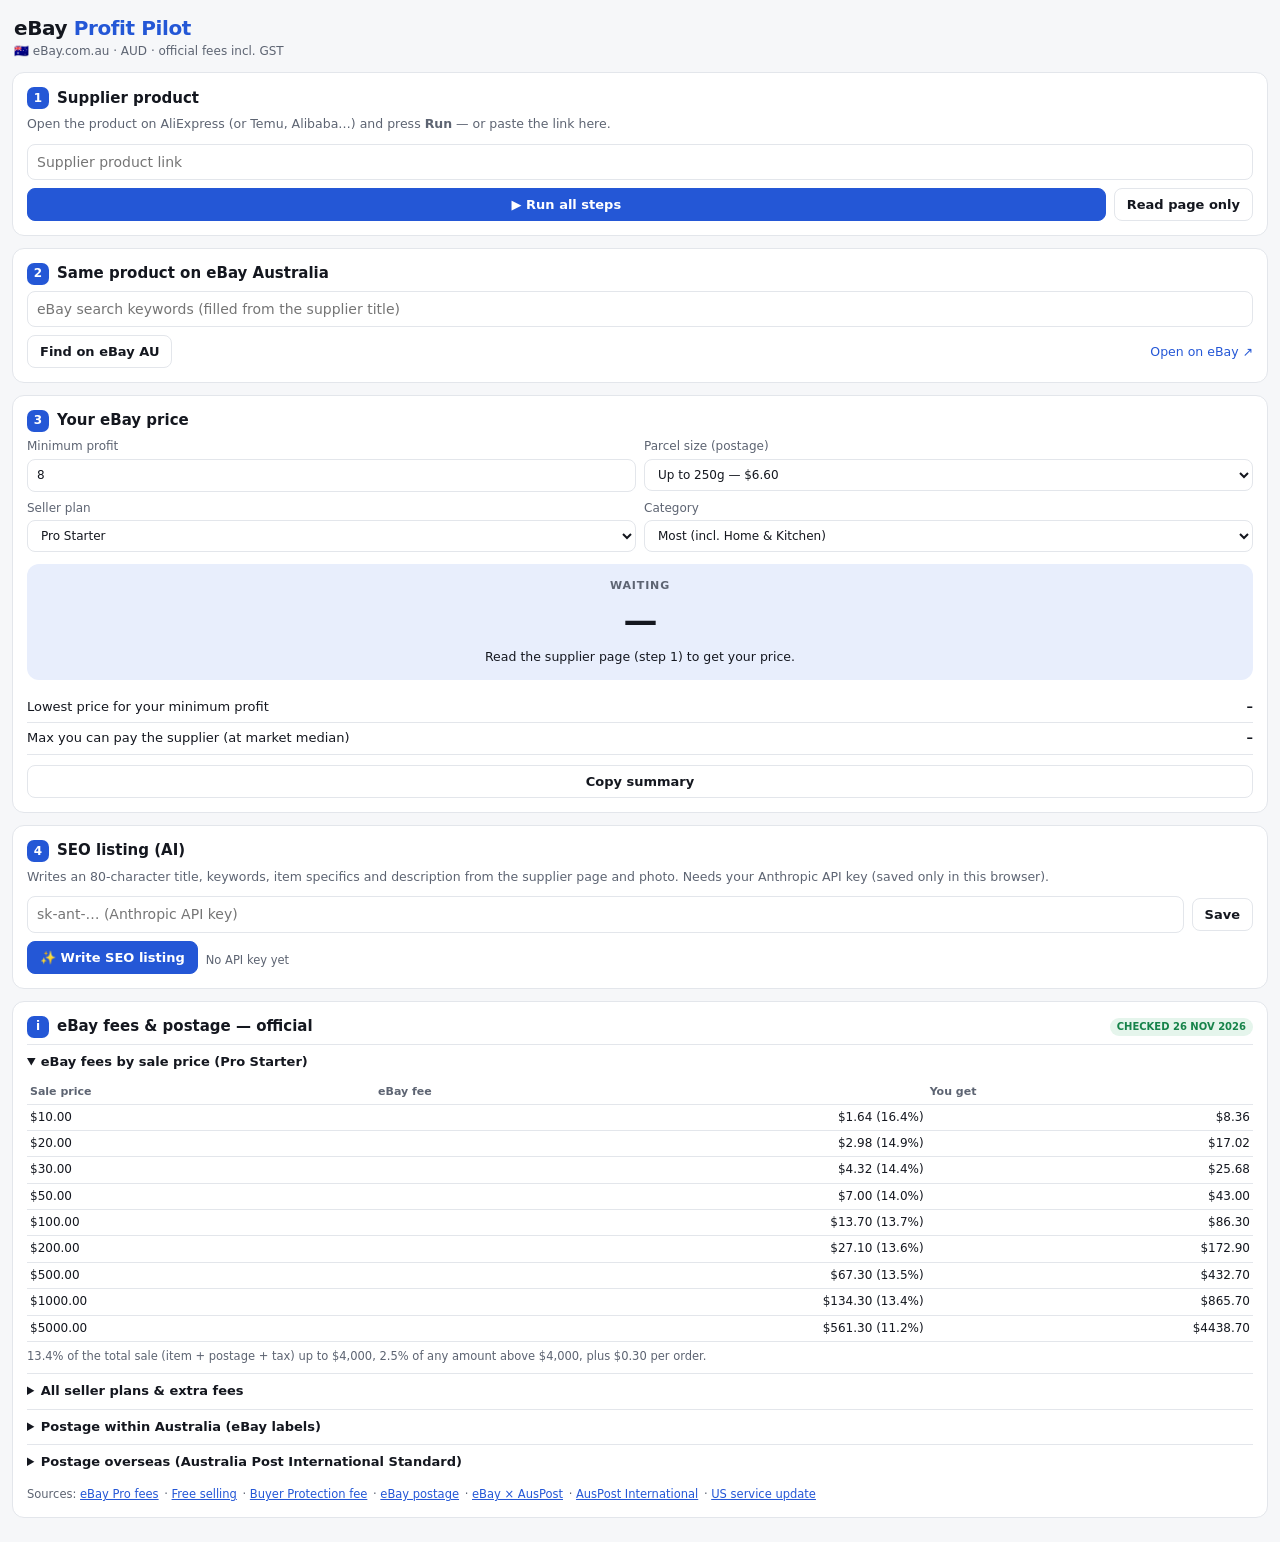
<file: extension/sidepanel.html>
<!DOCTYPE html>
<html lang="en">
<head>
<meta charset="utf-8">
<title>eBay Profit Pilot</title>
<link rel="stylesheet" href="sidepanel.css">
</head>
<body>
<header>
  <div class="brand">eBay <span>Profit Pilot</span></div>
  <div class="sub">🇦🇺 eBay.com.au · AUD · official fees incl. GST</div>
</header>

<!-- STEP 1 -->
<section class="card" id="s1">
  <h2><span class="n">1</span>Supplier product <span class="st" id="st1"></span></h2>
  <p class="hint">Open the product on AliExpress (or Temu, Alibaba…) and press <b>Run</b> — or paste the link here.</p>
  <input type="url" id="url" placeholder="Supplier product link">
  <div class="row2">
    <button class="primary big" id="runAll">▶ Run all steps</button>
    <button id="read1">Read page only</button>
  </div>
  <div id="sup" class="hidden">
    <div class="prod"><img id="supImg" alt=""><div><div id="supTitle" class="ptitle"></div><a id="supLink" target="_blank" rel="noopener">Open supplier page</a></div></div>
    <div class="grid3">
      <label>Item price<input id="supPrice" type="number" step="0.01" min="0"></label>
      <label>Shipping<input id="supShip" type="number" step="0.01" min="0"></label>
      <label>Was / original<input id="supOrig" type="number" step="0.01" min="0"></label>
    </div>
    <label class="chk"><input type="checkbox" id="addGst" checked> Add 10% GST (AliExpress/Temu add it at checkout)</label>
    <div class="kv"><span>Discount</span><b id="supDisc">–</b></div>
    <div class="kv"><span>Shipping</span><b id="supShipTxt">–</b></div>
    <div class="kv total"><span>Your total sourcing cost</span><b id="supTotal">–</b></div>
    <p class="tiny">Check these against the supplier page before you buy — edit any number that's wrong.</p>
  </div>
  <div id="msg1"></div>
</section>

<!-- STEP 2 -->
<section class="card" id="s2">
  <h2><span class="n">2</span>Same product on eBay Australia <span class="st" id="st2"></span></h2>
  <input type="text" id="kw" placeholder="eBay search keywords (filled from the supplier title)">
  <div class="row2"><button id="find2">Find on eBay AU</button>
    <a class="lnk" id="ebayOpen" target="_blank" rel="noopener">Open on eBay ↗</a></div>
  <div id="msg2"></div>
  <div id="compStats"></div>
  <div id="compList"></div>
</section>

<!-- STEP 3 -->
<section class="card" id="s3">
  <h2><span class="n">3</span>Your eBay price <span class="st" id="st3"></span></h2>
  <div class="grid2">
    <label>Minimum profit<input id="minProfit" type="number" step="0.5" min="0" value="8"></label>
    <label>Parcel size (postage)
      <select id="parcel">
        <option value="6.60">Up to 250g — $6.60</option><option value="7.15">Up to 500g — $7.15</option><option value="9.90">Up to 1kg — $9.90</option>
        <option value="11.00">Up to 3kg — $11.00</option><option value="13.20">Up to 5kg — $13.20</option><option value="16.50">Up to 10kg — $16.50</option>
      </select></label>
    <label>Seller plan
      <select id="plan"><option value="free">Free selling (≤$25k/yr)</option><option value="starter" selected>Pro Starter</option><option value="basic">Pro Basic</option><option value="featured">Pro Featured</option><option value="anchor">Pro Anchor</option></select></label>
    <label>Category
      <select id="tier"><option value="t2" selected>Most (incl. Home & Kitchen)</option><option value="t3">Vehicle Parts & Accessories</option><option value="t1">Tech devices / Appliances</option><option value="t4">Fashion, Sporting, Tech accessories</option></select></label>
  </div>
  <div class="answer" id="answer"></div>
  <table class="bd" id="breakdown"></table>
  <div class="kv"><span>Lowest price for your minimum profit</span><b id="oMin">–</b></div>
  <div class="kv"><span>Max you can pay the supplier (at market median)</span><b id="oMaxCost">–</b></div>
  <button id="copySum" class="full">Copy summary</button>
</section>

<!-- STEP 4 -->
<section class="card" id="s4">
  <h2><span class="n">4</span>SEO listing (AI) <span class="st" id="st4"></span></h2>
  <p class="hint">Writes an 80-character title, keywords, item specifics and description from the supplier page and photo. Needs your Anthropic API key (saved only in this browser).</p>
  <div class="row2"><input type="password" id="apiKey" placeholder="sk-ant-… (Anthropic API key)"><button id="saveKey">Save</button></div>
  <div class="row2"><button class="primary" id="seoBtn">✨ Write SEO listing</button><span id="keyState" class="tiny"></span></div>
  <div id="msg4"></div>
  <div id="seo"></div>
</section>

<!-- STEP 5 -->
<section class="card" id="s5">
  <h2><span class="n">i</span>eBay fees & postage — official <span class="ok">CHECKED 26 NOV 2026</span></h2>
  <details open><summary>eBay fees by sale price (Pro Starter)</summary><table class="ref" id="feeByPrice"></table>
    <p class="tiny">13.4% of the total sale (item + postage + tax) up to $4,000, 2.5% of any amount above $4,000, plus $0.30 per order.</p></details>
  <details><summary>All seller plans & extra fees</summary>
    <table class="ref">
      <tr><th>Plan</th><th>Most</th><th>Vehicle parts</th><th>Tech devices</th><th>Fashion etc.</th><th>Per order</th></tr>
      <tr><td>Pro Starter ($0/mo)</td><td>13.4%</td><td>13.4%</td><td>13.4%</td><td>13.4%</td><td>$0.30</td></tr>
      <tr><td>Pro Basic ($27.45/mo)</td><td>11.44%</td><td>12.43%</td><td>8.03%</td><td>13.09%</td><td>$0.33</td></tr>
      <tr><td>Pro Featured ($82.45/mo)</td><td>10.34%</td><td>11.22%</td><td>7.26%</td><td>11.77%</td><td>$0.33</td></tr>
      <tr><td>Pro Anchor ($604.95/mo)</td><td>9.68%</td><td>10.56%</td><td>6.82%</td><td>11.11%</td><td>$0.33</td></tr>
    </table>
    <table class="ref">
      <tr><td>Free selling (≤ $25,000 sales in 12 months, no Pro plan)</td><td>$0 final value fee</td></tr>
      <tr><td>Buyer Protection fee (buyer pays, free selling)</td><td>8% of first $20 + 6% to $500 + 4% above + $0.30</td></tr>
      <tr><td>International sale fee</td><td>1.1% Pro · 3% free selling</td></tr>
      <tr><td>Below Standard / high "not as described" returns</td><td>+5.5% (6.6% after 4 months)</td></tr>
      <tr><td>Dispute you're found responsible for (free selling)</td><td>$24.20</td></tr>
      <tr><td>GST</td><td>10%, included in all fees</td></tr>
    </table></details>
  <details><summary>Postage within Australia (eBay labels)</summary>
    <table class="ref">
      <tr><th>Weight</th><th>Local</th><th>Interstate</th><th>Regional</th></tr>
      <tr><td>Up to 250g</td><td>$4.95</td><td>$6.05</td><td>$6.60</td></tr>
      <tr><td>Up to 500g</td><td>$6.05</td><td>$7.15</td><td>$6.60</td></tr>
      <tr><td>Up to 1kg</td><td>$7.70</td><td>$8.80</td><td>$9.90</td></tr>
      <tr><td>Up to 3kg</td><td>$8.25</td><td>$10.45</td><td>$11.00</td></tr>
      <tr><td>Up to 5kg</td><td>$9.35</td><td>$13.20</td><td>$12.10</td></tr>
      <tr><td>Up to 10kg</td><td>$9.90</td><td>$16.50</td><td>$14.85</td></tr>
      <tr><td>Up to 15kg</td><td>$10.45</td><td>$22.00</td><td>$16.50</td></tr>
      <tr><td>Up to 20kg</td><td>$11.55</td><td>$22.00</td><td>$18.70</td></tr>
      <tr><td>Up to 25kg</td><td>$12.10</td><td>$23.10</td><td>$20.35</td></tr>
    </table>
    <p class="tiny">"From" prices; exact price shown when you buy the label. Fuel surcharge extra; Perth and some routes cost more. Step 3 uses the highest zone so free postage covers every buyer.</p></details>
  <details><summary>Postage overseas (Australia Post International Standard)</summary>
    <table class="ref">
      <tr><th>Zone</th><th>250g</th><th>500g</th><th>1kg</th><th>1.5kg</th><th>2kg</th></tr>
      <tr><td>1 · New Zealand</td><td>$17.90</td><td>$21.60</td><td>$29.00</td><td>$36.40</td><td>$43.80</td></tr>
      <tr><td>2 · Asia Pacific</td><td>$20.60</td><td>$26.85</td><td>$39.40</td><td>$51.95</td><td>$64.50</td></tr>
      <tr><td>3 · USA & Canada</td><td>$23.05</td><td>$29.95</td><td>$43.60</td><td>$57.40</td><td>$71.10</td></tr>
      <tr><td>4 · UK & Europe</td><td>$28.40</td><td>$35.55</td><td>$49.90</td><td>$64.20</td><td>$78.50</td></tr>
      <tr><td>5 · Rest of world</td><td>$34.45</td><td>$43.80</td><td>$62.50</td><td>$81.15</td><td>$99.80</td></tr>
    </table>
    <p class="tiny">Australia Post retail prices. Buying through eBay Labels gives up to 20% off International Standard & Express. Postal services to the USA have resumed; US buyers may pay import duties. Overseas sales also add eBay's international fee.</p></details>
  <p class="tiny src">Sources: <a target="_blank" rel="noopener" href="https://www.ebay.com.au/help/selling/selling-fees/ebay-stores-selling-fees?id=4809">eBay Pro fees</a> ·
  <a target="_blank" rel="noopener" href="https://www.ebay.com.au/help/selling/fees-credits-invoices/standard-selling-fees?id=4822">Free selling</a> ·
  <a target="_blank" rel="noopener" href="https://www.ebay.com.au/sellercentre/news-offers/more-info-on-recent-selling-updates">Buyer Protection fee</a> ·
  <a target="_blank" rel="noopener" href="https://www.ebay.com.au/sellercentre/delivery-network">eBay postage</a> ·
  <a target="_blank" rel="noopener" href="https://www.ebay.com.au/sellercentre/australia-post">eBay × AusPost</a> ·
  <a target="_blank" rel="noopener" href="https://auspost.com.au/business/shipping/parcels/international-sending/standard">AusPost International</a> ·
  <a target="_blank" rel="noopener" href="https://auspost.com.au/disruptions-and-updates/international-service-updates/us-tariffs">US service update</a></p>
</section>
<script src="parsers.js"></script>
<script src="sidepanel.js"></script>
</body>
</html>
</file>
<file: extension/sidepanel.css>
:root{--bg:#f6f7f9;--card:#fff;--ink:#14171f;--muted:#5d6472;--line:#e3e6eb;--accent:#2457d6;--accent-soft:#e8eefc;
--good:#16834a;--good-soft:#e5f5ec;--warn:#a35600;--warn-soft:#fdf1e2;--bad:#c4321f;--bad-soft:#fdeae7}
@media (prefers-color-scheme:dark){:root{--bg:#0f1115;--card:#171a21;--ink:#eceef2;--muted:#9aa1ad;--line:#2a2f39;--accent:#6d93f2;--accent-soft:#1c2540;
--good:#4cc584;--good-soft:#14281e;--warn:#f0a548;--warn-soft:#2d2213;--bad:#f07a68;--bad-soft:#2f1714}}
*{box-sizing:border-box}
body{margin:0;padding:12px;background:var(--bg);color:var(--ink);font:14px/1.45 system-ui,-apple-system,"Segoe UI",Inter,sans-serif;min-width:300px}
header{margin:2px 2px 12px}.brand{font-size:20px;font-weight:800;letter-spacing:-.02em}.brand span{color:var(--accent)}
.sub{font-size:12px;color:var(--muted)}
.card{background:var(--card);border:1px solid var(--line);border-radius:12px;padding:14px;margin-bottom:12px}
h2{display:flex;align-items:center;gap:8px;font-size:15px;margin:0 0 6px}
h2 .n{display:inline-grid;place-items:center;width:22px;height:22px;border-radius:7px;background:var(--accent);color:#fff;font-size:12px;flex:none}
.st{margin-left:auto;font-size:12px;font-weight:600}
.st.ok{color:var(--good)}.st.run{color:var(--accent)}.st.err{color:var(--bad)}.st.warn{color:var(--warn)}
.hint{color:var(--muted);font-size:12.5px;margin:0 0 10px}
.tiny{font-size:11.5px;color:var(--muted);margin:6px 0 0}
input,select{font:inherit;color:var(--ink);background:var(--card);border:1px solid var(--line);border-radius:8px;padding:7px 9px;width:100%}
input:focus,select:focus{outline:2px solid var(--accent);outline-offset:-1px;border-color:transparent}
label{display:block;font-size:12px;color:var(--muted);font-weight:500}
label input,label select{margin-top:3px;color:var(--ink)}
.chk{display:flex;align-items:center;gap:6px;margin:8px 0;font-size:12.5px}.chk input{width:auto;margin:0}
button{font:600 13px system-ui,sans-serif;border:1px solid var(--line);background:var(--card);color:var(--ink);border-radius:8px;padding:8px 12px;cursor:pointer;white-space:nowrap}
button:hover{border-color:var(--accent);color:var(--accent)}button.primary{background:var(--accent);border-color:var(--accent);color:#fff}
button.primary:hover{opacity:.9;color:#fff}button:disabled{opacity:.5;cursor:default}button.big{flex:1}button.full{width:100%;margin-top:10px}
.row2{display:flex;gap:8px;align-items:center;margin-top:8px}.row2 input{flex:1}
.grid3{display:grid;grid-template-columns:1fr 1fr 1fr;gap:8px;margin-top:10px}
.grid2{display:grid;grid-template-columns:1fr 1fr;gap:8px}
.prod{display:flex;gap:10px;align-items:center;margin-top:12px}
.prod img{width:56px;height:56px;border-radius:8px;object-fit:cover;background:var(--bg);flex:none}
.ptitle{font-weight:600;font-size:13px;display:-webkit-box;-webkit-line-clamp:2;-webkit-box-orient:vertical;overflow:hidden}
a{color:var(--accent)}.lnk{font-size:12.5px;margin-left:auto}
.kv{display:flex;justify-content:space-between;gap:8px;padding:6px 0;border-bottom:1px solid var(--line);font-size:13px}
.kv b{font-variant-numeric:tabular-nums;white-space:nowrap}.kv.total{border:none;font-size:14px}.kv.total b{color:var(--accent);font-size:16px}
.note{border-radius:9px;padding:9px 11px;font-size:12.5px;margin:10px 0 0}
.note.good{background:var(--good-soft);color:var(--good)}.note.warn{background:var(--warn-soft);color:var(--warn)}
.note.bad{background:var(--bad-soft);color:var(--bad)}.note.info{background:var(--accent-soft);color:var(--accent)}
.answer{border-radius:12px;padding:14px;margin:12px 0;text-align:center;background:var(--accent-soft)}
.answer.good{background:var(--good-soft)}.answer.warn{background:var(--warn-soft)}.answer.bad{background:var(--bad-soft)}
.answer .k{font-size:11px;font-weight:800;text-transform:uppercase;letter-spacing:.08em;color:var(--muted)}
.answer .p{font-size:34px;font-weight:800;letter-spacing:-.03em;margin:2px 0;font-variant-numeric:tabular-nums}
.answer.good .p{color:var(--good)}.answer.warn .p{color:var(--warn)}.answer.bad .p{color:var(--bad)}
.answer .s{font-size:12.5px}
table{width:100%;border-collapse:collapse}
.bd td{padding:4px 0;font-size:12.5px;border-bottom:1px solid var(--line)}.bd td:last-child{text-align:right;font-variant-numeric:tabular-nums}
.bd tr.m td{color:var(--muted)}.bd tr.t td{font-weight:700;border:none}
.pos{color:var(--good)}.neg{color:var(--bad)}
.stats{display:grid;grid-template-columns:repeat(4,1fr);gap:6px;margin:10px 0}
.stat{border:1px solid var(--line);border-radius:9px;padding:6px;text-align:center}.stat .k{font-size:10.5px;color:var(--muted)}.stat .v{font-weight:700;font-size:13.5px}
.comp{display:grid;grid-template-columns:18px 1fr auto;gap:6px;align-items:start;padding:7px 0;border-bottom:1px solid var(--line);font-size:12.5px}
.comp input{width:auto;margin:2px 0 0}.comp a{color:var(--ink);text-decoration:none;display:-webkit-box;-webkit-line-clamp:2;-webkit-box-orient:vertical;overflow:hidden}
.comp a:hover{color:var(--accent);text-decoration:underline}.comp .pr{text-align:right;font-variant-numeric:tabular-nums;font-weight:700}
.comp .pr small{display:block;font-weight:400;color:var(--muted)}.comp.off{opacity:.45}
.tag{display:inline-block;font-size:10px;font-weight:700;border-radius:99px;padding:1px 6px;margin-right:4px;background:var(--accent-soft);color:var(--accent)}
.tag.sold{background:var(--good-soft);color:var(--good)}
.seo-out{border:1px solid var(--line);border-radius:9px;padding:10px;margin-top:10px}
.seo-out .hd{display:flex;justify-content:space-between;align-items:center;gap:6px;margin-bottom:5px}.seo-out .hd b{font-size:12.5px}
.seo-out button{padding:4px 9px;font-size:12px}.cnt{font-size:11px;color:var(--muted)}
.chips{display:flex;flex-wrap:wrap;gap:5px}.chip{font-size:12px;background:var(--bg);border:1px solid var(--line);border-radius:99px;padding:2px 8px}
.chip.p{background:var(--accent-soft);border-color:transparent;color:var(--accent);font-weight:600}
details{border-top:1px solid var(--line);padding:8px 0}summary{cursor:pointer;font-weight:600;font-size:13px}
.ref{margin-top:8px;font-size:12px}.ref td,.ref th{padding:4px 3px;border-bottom:1px solid var(--line);text-align:left}
.ref th{color:var(--muted);font-weight:600;font-size:11px}.ref td+td{text-align:right;font-variant-numeric:tabular-nums}
.ok{font-size:10px;font-weight:800;background:var(--good-soft);color:var(--good);border-radius:99px;padding:2px 7px;margin-left:auto}
.src a{margin-right:2px}
.hidden{display:none!important}
.spin{display:inline-block;width:12px;height:12px;border:2px solid currentColor;border-right-color:transparent;border-radius:50%;animation:s .8s linear infinite;vertical-align:-2px}
@keyframes s{to{transform:rotate(360deg)}}
</file>
